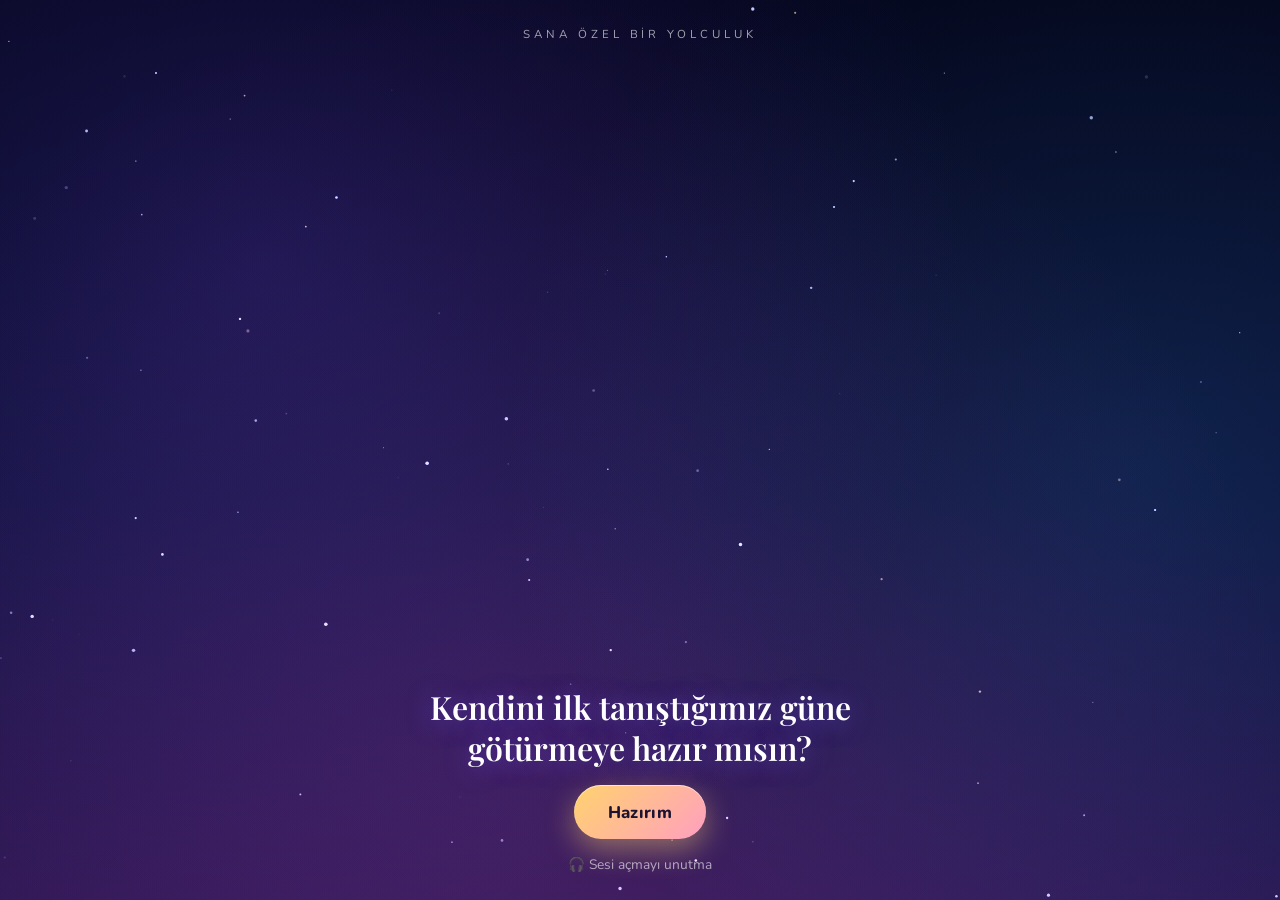
<file: index.html>
<!DOCTYPE html>
<html lang="tr">
<head>
  <meta charset="utf-8">
  <meta name="viewport" content="width=device-width, initial-scale=1, viewport-fit=cover">
  <meta name="theme-color" content="#070816">
  <meta name="robots" content="noindex, nofollow">
  <title>Zaman Makinesi</title>
  <link rel="icon" href="favicon.svg" type="image/svg+xml">
  <link rel="preconnect" href="https://fonts.googleapis.com">
  <link rel="preconnect" href="https://fonts.gstatic.com" crossorigin>
  <link href="https://fonts.googleapis.com/css2?family=Caveat:wght@500;700&family=Nunito:wght@400;600;700&family=Playfair+Display:ital,wght@0,600;0,700;1,500&display=swap" rel="stylesheet">
  <link rel="stylesheet" href="css/site.css">
</head>
<body>
  <canvas id="world"></canvas>

  <!-- 1) Zaman makinesi (giriş) -->
  <section id="intro" class="intro" hidden>
    <p id="introEyebrow" class="eyebrow"></p>
    <div class="tm-wrap"><div id="tmStage" class="tm-stage" role="button" aria-label="Zaman makinesi" tabindex="0"></div></div>
    <div class="intro-bottom">
      <h1 id="introQuestion" class="intro-question"></h1>
      <button id="introBtn" class="btn-primary" type="button"><span id="introBtnText">Hazırım</span><i class="shine"></i></button>
      <p id="introHint" class="intro-hint"></p>
    </div>
  </section>

  <!-- 2) Zaman tüneli -->
  <section id="journey" class="journey" aria-live="polite">
    <button id="jSkip" class="j-skip" type="button">Atla ›</button>
    <div class="j-hud">
      <div id="jDate" class="j-date"></div>
      <div id="jCaption" class="j-caption"></div>
    </div>
  </section>

  <div id="flash" class="flash"></div>

  <!-- 3) Anı sayfaları -->
  <main id="story" class="story" hidden>
    <div id="progress" class="progress"></div>
    <button id="soundBtn" class="icon-btn sound-btn" type="button" aria-label="Sesi aç / kapat">
      <svg class="ic-on" viewBox="0 0 24 24" width="20" height="20" fill="none" stroke="currentColor" stroke-width="2" stroke-linecap="round" stroke-linejoin="round"><path d="M11 5 6 9H3v6h3l5 4z"/><path d="M15.5 8.5a5 5 0 0 1 0 7"/><path d="M18.5 5.5a9 9 0 0 1 0 13"/></svg>
      <svg class="ic-off" viewBox="0 0 24 24" width="20" height="20" fill="none" stroke="currentColor" stroke-width="2" stroke-linecap="round" stroke-linejoin="round"><path d="M11 5 6 9H3v6h3l5 4z"/><path d="m16 9 5 6"/><path d="m21 9-5 6"/></svg>
    </button>
    <div id="pageHost" class="page-host"></div>
    <nav id="nav" class="nav">
      <button id="prevBtn" class="nav-prev" type="button" aria-label="Önceki sayfa">
        <svg viewBox="0 0 24 24" width="22" height="22" fill="none" stroke="currentColor" stroke-width="2.4" stroke-linecap="round" stroke-linejoin="round"><path d="m15 18-6-6 6-6"/></svg>
      </button>
      <button id="nextBtn" class="btn-primary nav-next" type="button"><span id="nextLabel">Devam</span>
        <svg viewBox="0 0 24 24" width="20" height="20" fill="none" stroke="currentColor" stroke-width="2.4" stroke-linecap="round" stroke-linejoin="round"><path d="m9 18 6-6-6-6"/></svg><i class="shine"></i>
      </button>
    </nav>
  </main>

  <canvas id="fx"></canvas>
  <button id="soundPill" class="sound-pill" type="button" hidden>🎧 Müziği başlat</button>
  <div id="fatal" class="fatal" hidden></div>

  <script src="js/store.js?v=2"></script>
  <script src="js/audio.js?v=3"></script>
  <script src="js/world.js?v=2"></script>
  <script src="js/timemachine.js?v=2"></script>
  <script src="js/site.js?v=3"></script>
</body>
</html>
</file>
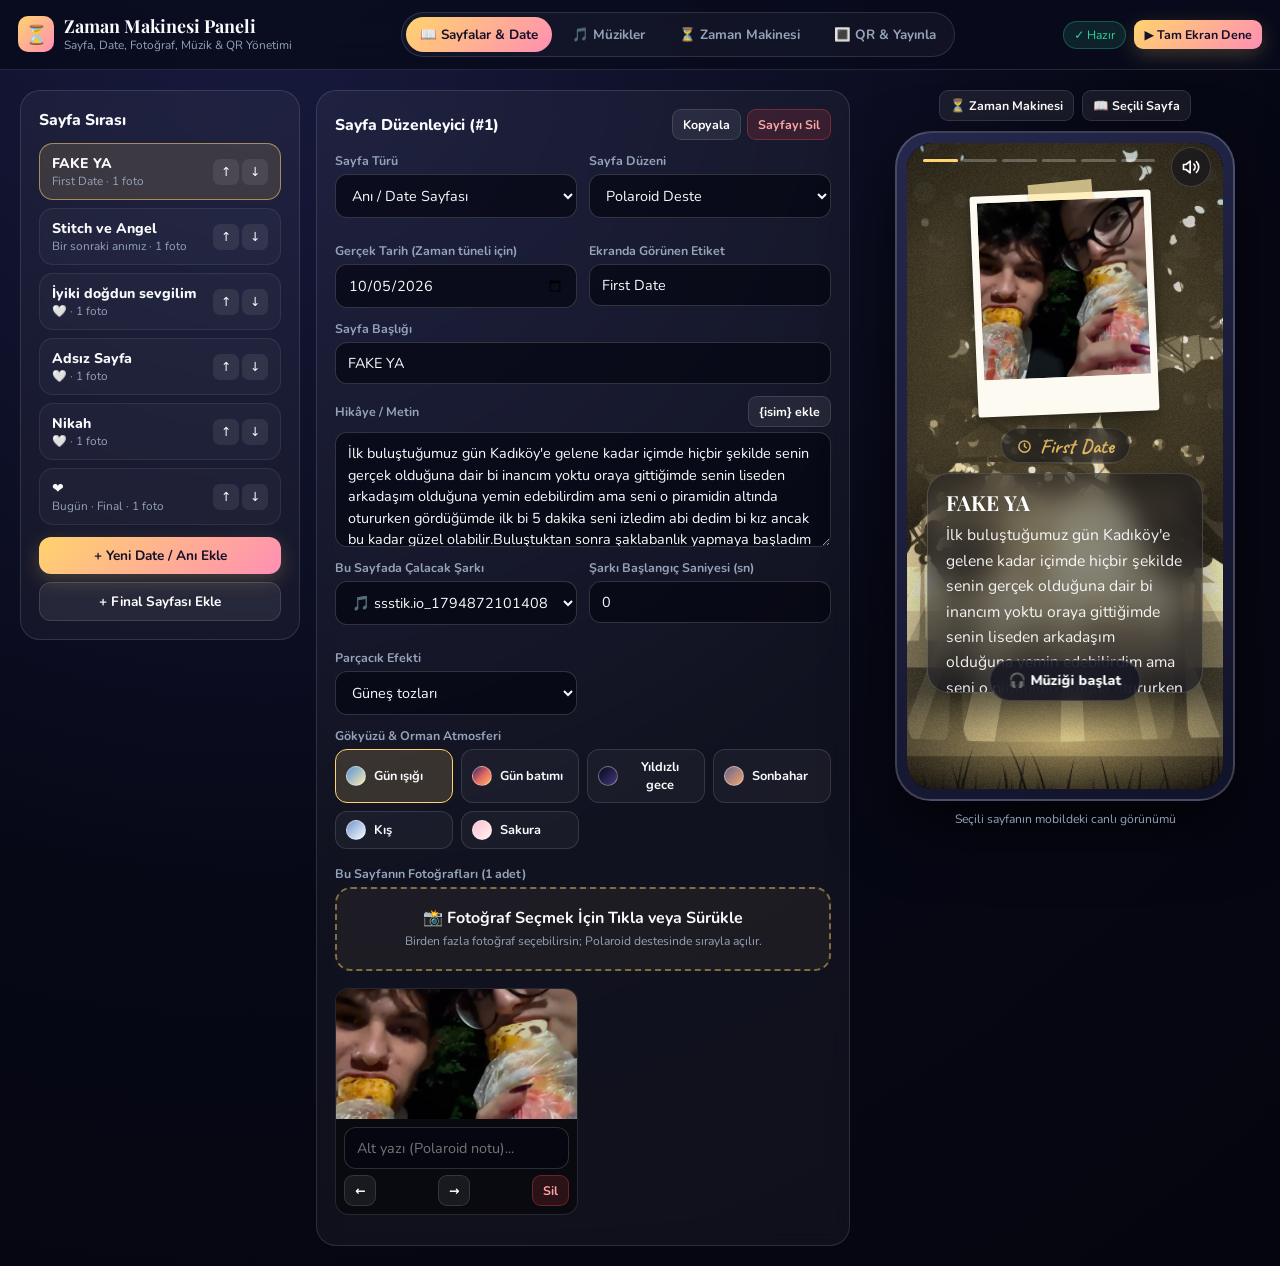
<file: admin.html>
<!DOCTYPE html>
<html lang="tr">
<head>
  <meta charset="utf-8">
  <meta name="viewport" content="width=device-width, initial-scale=1">
  <meta name="robots" content="noindex, nofollow">
  <title>Yönetim Paneli | Zaman Makinesi</title>
  <link rel="icon" href="favicon.svg" type="image/svg+xml">
  <link rel="preconnect" href="https://fonts.googleapis.com">
  <link rel="preconnect" href="https://fonts.gstatic.com" crossorigin>
  <link href="https://fonts.googleapis.com/css2?family=Nunito:wght@400;600;700;800&family=Playfair+Display:wght@600;700&display=swap" rel="stylesheet">
  <link rel="stylesheet" href="css/admin.css">
</head>
<body>

  <!-- PIN Overlay (sadece PIN tanımlıysa açılır) -->
  <div id="pinOverlay" class="pin-overlay" hidden>
    <div class="pin-box">
      <h2>🔒 Yönetim Paneli</h2>
      <p class="hint" style="margin-bottom:14px;">Devam etmek için PIN kodunu gir.</p>
      <div class="field">
        <input id="pinInput" type="password" placeholder="PIN..." autocomplete="off">
      </div>
      <p id="pinError" class="hint" style="color:#fca5a5; margin-bottom:10px;" hidden>Hatalı PIN, tekrar dene.</p>
      <button id="pinUnlockBtn" class="btn btn-primary" style="width:100%;" type="button">Giriş Yap</button>
    </div>
  </div>

  <!-- Topbar -->
  <header class="topbar">
    <div class="brand">
      <div class="brand-icon">⏳</div>
      <div>
        <h1>Zaman Makinesi Paneli</h1>
        <span>Sayfa, Date, Fotoğraf, Müzik &amp; QR Yönetimi</span>
      </div>
    </div>

    <nav class="tabs">
      <button class="tab-btn active" data-tab="pages" type="button">📖 Sayfalar &amp; Date</button>
      <button class="tab-btn" data-tab="tracks" type="button">🎵 Müzikler</button>
      <button class="tab-btn" data-tab="settings" type="button">⏳ Zaman Makinesi</button>
      <button class="tab-btn" data-tab="qr" type="button">🔳 QR &amp; Yayınla</button>
    </nav>

    <div class="top-actions">
      <span id="saveBadge" class="save-badge">✓ Hazır</span>
      <button id="openFullPreviewBtn" class="btn btn-primary btn-sm" type="button">▶ Tam Ekran Dene</button>
    </div>
  </header>

  <main class="workspace">
    <!-- Sol / Ana Alan -->
    <section>
      <!-- TAB 1: Sayfalar -->
      <div id="tab-pages" class="tab-panel">
        <div class="pages-layout">
          <aside class="card">
            <div class="card-title">
              <span>Sayfa Sırası</span>
            </div>
            <div id="pageList" class="page-list"></div>
            <div style="display:flex; flex-direction:column; gap:8px;">
              <button id="addMemoryBtn" class="btn btn-primary" type="button">+ Yeni Date / Anı Ekle</button>
              <button id="addFinaleBtn" class="btn btn-ghost" type="button">+ Final Sayfası Ekle</button>
            </div>
          </aside>

          <div id="pageEditor" class="card"></div>
        </div>
      </div>

      <!-- TAB 2: Müzikler -->
      <div id="tab-tracks" class="tab-panel" hidden>
        <div class="card">
          <div class="card-title"><span>🎵 Şarkı Kütüphanesi</span></div>
          <p class="hint" style="margin-bottom:14px;">
            Buraya eklediğin şarkıları <strong>Sayfalar &amp; Date</strong> sekmesinden istediğin sayfanın müziği olarak seçebilirsin. Sayfa geçince şarkılar yumuşakça birbirine karışır.
          </p>
          <input id="trackInput" type="file" accept="audio/*,.mp3,.m4a,.wav,.ogg" multiple hidden>
          <div id="trackDrop" class="dropzone">
            <strong>🎶 Yeni Şarkı Yüklemek İçin Tıkla veya Sürükle (MP3 / M4A / WAV)</strong>
          </div>
          <div id="trackList" class="track-list"></div>
        </div>
      </div>

      <!-- TAB 3: Zaman Makinesi & Genel Ayarlar -->
      <div id="tab-settings" class="tab-panel" hidden>
        <div class="card">
          <div class="card-title"><span>⏳ Zaman Makinesi &amp; Karşılama Ayarları</span></div>
          <div class="form-grid">
            <div class="field">
              <label>Site Başlığı (Tarayıcı Sekmesi)</label>
              <input id="sSiteTitle" type="text">
            </div>
            <div class="field">
              <label>Sevgilinin Adı ({isim} yerine yazılır)</label>
              <input id="sHerName" type="text" placeholder="Örn: Eylül">
            </div>
            <div class="field">
              <label>Giriş Üst Yazısı</label>
              <input id="sIntroEyebrow" type="text">
            </div>
            <div class="field">
              <label>Giriş Buton Yazısı</label>
              <input id="sIntroButton" type="text">
            </div>
          </div>

          <div class="field">
            <label>Zaman Makinesi Ana Sorusu</label>
            <input id="sIntroQuestion" type="text">
          </div>

          <div class="form-grid">
            <div class="field">
              <label>Ses İpucu Yazısı</label>
              <input id="sIntroHint" type="text">
            </div>
            <div class="field">
              <label>İlk Tanışma Tarihi (Tünel Hedefi)</label>
              <input id="sMeetDate" type="date">
            </div>
            <div class="field">
              <label>Birliktelik Başlangıcı (Final Sayacı)</label>
              <input id="sSinceDate" type="date">
            </div>
          </div>

          <div class="form-grid">
            <div class="field">
              <label>Tünel Yazısı 1</label>
              <input id="sCap0" type="text">
            </div>
            <div class="field">
              <label>Tünel Yazısı 2</label>
              <input id="sCap1" type="text">
            </div>
            <div class="field">
              <label>Tünel Yazısı 3 (Varış)</label>
              <input id="sCap2" type="text">
            </div>
          </div>

          <div class="form-grid">
            <div class="field">
              <label>Final Sayaç Başlığı</label>
              <input id="sFinaleCounterLabel" type="text">
            </div>
            <div class="field">
              <label>Baştan İzle Butonu</label>
              <input id="sReplayLabel" type="text">
            </div>
          </div>

          <div class="card" style="margin-top:10px; background:rgba(0,0,0,0.28);">
            <div class="card-title"><span>🔒 Yönetim Paneli PIN Kilidi (İsteğe Bağlı)</span></div>
            <p id="pinStatusText" class="hint" style="margin-bottom:10px;"></p>
            <div style="display:flex; gap:8px; flex-wrap:wrap; align-items:center;">
              <input id="sNewPin" type="password" placeholder="Yeni PIN (kaldırmak için boş bırak)" style="flex:1; min-width:200px; background:rgba(4,5,16,.65); border:1px solid rgba(255,255,255,.16); border-radius:10px; padding:9px 12px;">
              <button id="savePinBtn" class="btn btn-ghost" type="button">PIN Güncelle</button>
            </div>
          </div>
        </div>
      </div>

      <!-- TAB 4: QR Kod & Yayınla -->
      <div id="tab-qr" class="tab-panel" hidden>
        <div class="card">
          <div class="card-title"><span>🔳 QR Kod &amp; Siteyi Yayına Alma (Netlify)</span></div>
          <div class="qr-grid">
            <div class="qr-preview-box">
              <canvas id="qrCardCanvas"></canvas>
              <button id="downloadQrBtn" class="btn btn-primary" style="width:100%;" type="button">📥 QR Kartını İndir (PNG)</button>
            </div>

            <div>
              <div class="field">
                <label>QR Kodun Açacağı Canlı Site Adresi (URL)</label>
                <input id="qrUrlInput" type="url" placeholder="https://gozlerinden-dogum-gunu.netlify.app">
              </div>
              <div class="form-grid">
                <div class="field">
                  <label>QR Kart Üst Başlığı</label>
                  <input id="qrCardTitle" type="text" value="ZAMAN MAKİNESİ ⏳">
                </div>
                <div class="field">
                  <label>QR Kart Alt Notu</label>
                  <input id="qrCardSub" type="text" value="Kamerayı okut ve sesi aç 🎧">
                </div>
              </div>

              <div class="card" style="margin-top:12px; background:rgba(52,211,153,0.08); border-color:rgba(52,211,153,0.35);">
                <div class="card-title"><span>☁️ GitHub'a Doğrudan Yayınla (Her Cihazda Görünsün)</span></div>
                <p class="hint" style="margin-bottom:10px;">
                  Telefondan veya bilgisayardan yaptığın fotoğraf, yazı ve müzik değişikliklerinin <strong>tüm cihazlarda</strong> görünmesi için GitHub Token'ını bir kez girip doğrudan yayınlayabilirsin (Token sadece bu cihazda saklanır, siteye yüklenmez).
                </p>
                <div class="form-grid">
                  <div class="field">
                    <label>GitHub Depo (kullanıcı/depo)</label>
                    <input id="ghRepoInput" type="text" placeholder="Kaan3113/zaman-makinesi">
                  </div>
                  <div class="field">
                    <label>
                      <span>GitHub Personal Access Token</span>
                      <a href="https://github.com/settings/tokens/new?scopes=repo&description=ZamanMakinesi" target="_blank" style="color:var(--accent); text-decoration:underline;">🔑 Hızlı Token Al</a>
                    </label>
                    <input id="ghTokenInput" type="password" placeholder="ghp_... veya github_pat_...">
                  </div>
                </div>
                <div style="display:flex; gap:10px; flex-wrap:wrap; align-items:center;">
                  <button id="publishGithubBtn" class="btn btn-primary" type="button">☁️ GitHub'a Kaydet &amp; Yayınla</button>
                  <span id="ghPublishStatus" class="hint" style="font-weight:700;"></span>
                </div>
              </div>

              <div class="card" style="margin-top:12px; background:rgba(255,211,110,0.06); border-color:rgba(255,211,110,0.3);">
                <div class="card-title"><span>📦 Manuel Paket İndir (.zip)</span></div>
                <p class="hint" style="margin-bottom:12px;">
                  İstersen tüm siteyi tek paket olarak indirip başka bir yere yükleyebilirsin.
                </p>
                <div style="display:flex; gap:10px; flex-wrap:wrap;">
                  <button id="downloadZipBtn" class="btn btn-ghost" type="button">📦 Tam Site Paketini İndir (.zip)</button>
                  <button id="downloadJsonBtn" class="btn btn-ghost" type="button">📄 Sadece content.json İndir</button>
                  <button id="resetDraftBtn" class="btn btn-danger" type="button">🔄 Taslağı Sıfırla</button>
                </div>
              </div>
            </div>
          </div>
        </div>
      </div>
    </section>

    <!-- Sağ: Canlı Telefon Önizlemesi -->
    <aside id="previewPane" class="preview-pane">
      <div class="preview-bar">
        <button id="previewIntroBtn" class="btn btn-ghost btn-sm" type="button">⏳ Zaman Makinesi</button>
        <button id="previewPageBtn" class="btn btn-ghost btn-sm" type="button">📖 Seçili Sayfa</button>
        <button id="closeMobilePreviewBtn" class="btn btn-danger btn-sm" type="button" style="display:none;">Kapat</button>
      </div>
      <div class="phone-frame">
        <iframe id="previewFrame" title="Canlı Mobil Önizleme"></iframe>
      </div>
      <p class="hint" style="text-align:center;">Seçili sayfanın mobildeki canlı görünümü</p>
    </aside>
  </main>

  <button id="mobilePreviewFab" class="mobile-preview-fab" type="button">📱 Önizle</button>
  <div id="toast" class="toast"></div>

  <script src="js/vendor/qrcode.js?v=2"></script>
  <script src="js/zip.js?v=2"></script>
  <script src="js/store.js?v=2"></script>
  <script src="js/admin.js?v=3"></script>
</body>
</html>
</file>
<file: css/site.css>
/* ===== Zaman Makinesi — site stili (mobil öncelikli) ===== */
:root {
  --accent: #ffd36e;
  --ink: #0a0c1c;
  --glass: rgba(10, 12, 28, .46);
  --glass-line: rgba(255, 255, 255, .16);
  --serif: 'Playfair Display', Georgia, 'Times New Roman', serif;
  --hand: 'Caveat', 'Segoe Script', cursive;
  --sans: 'Nunito', system-ui, -apple-system, 'Segoe UI', Roboto, sans-serif;
  --safe-t: env(safe-area-inset-top, 0px);
  --safe-b: env(safe-area-inset-bottom, 0px);
  --vh: 1vh;
}
@supports (height: 1dvh) { :root { --vh: 1dvh; } }

*, *::before, *::after { box-sizing: border-box; margin: 0; padding: 0; -webkit-tap-highlight-color: transparent; }
[hidden] { display: none !important; }
html, body { height: 100%; background: #05061a; color: #fff; font-family: var(--sans); overflow: hidden; overscroll-behavior: none; touch-action: manipulation; -webkit-font-smoothing: antialiased; text-rendering: optimizeLegibility; }
button { font: inherit; color: inherit; border: 0; background: none; cursor: pointer; }
#world, #fx { position: fixed; inset: 0; width: 100%; height: 100%; display: block; }
#world { z-index: 0; }
#fx { z-index: 60; pointer-events: none; }

/* ---------- Butonlar ---------- */
.btn-primary {
  position: relative; overflow: hidden; display: inline-flex; align-items: center; justify-content: center; gap: 10px;
  min-height: 54px; padding: 0 34px; border-radius: 999px; font-weight: 800; font-size: 1.05rem; letter-spacing: .02em;
  color: #1b1330; background: linear-gradient(135deg, var(--accent), #ff9fc0);
  box-shadow: 0 10px 30px color-mix(in srgb, var(--accent) 45%, transparent), inset 0 1px 0 rgba(255,255,255,.55);
  transition: transform .25s cubic-bezier(.2,.9,.3,1.3), box-shadow .25s;
}
.btn-primary:active { transform: scale(.96); }
.btn-primary .shine { position: absolute; top: 0; bottom: 0; width: 60%; left: -80%; background: linear-gradient(100deg, transparent, rgba(255,255,255,.55), transparent); transform: skewX(-18deg); animation: shine 3.4s ease-in-out infinite; pointer-events: none; }
@keyframes shine { 0%, 55% { left: -80%; } 100% { left: 140%; } }
.btn-ghost { min-height: 48px; padding: 0 22px; border-radius: 999px; border: 1px solid var(--glass-line); background: var(--glass); backdrop-filter: blur(12px); -webkit-backdrop-filter: blur(12px); font-weight: 700; }
.icon-btn { width: 42px; height: 42px; border-radius: 50%; display: grid; place-items: center; background: var(--glass); border: 1px solid var(--glass-line); backdrop-filter: blur(10px); -webkit-backdrop-filter: blur(10px); color: #fff; }

/* ============================================================
   1) GİRİŞ — ZAMAN MAKİNESİ
   ============================================================ */
.intro {
  position: fixed; inset: 0; z-index: 10; display: flex; flex-direction: column; align-items: center; justify-content: space-between;
  padding: calc(var(--safe-t) + 26px) 22px calc(var(--safe-b) + 26px); text-align: center; transition: opacity .6s ease;
}
.intro.fade { opacity: 0; pointer-events: none; }
.eyebrow { font-size: .72rem; letter-spacing: .34em; text-transform: uppercase; color: rgba(255,255,255,.62); opacity: 0; animation: fadeUp 1.2s .2s forwards; }
.tm-wrap { flex: 1; width: 100%; display: flex; align-items: center; justify-content: center; min-height: 0; }
.tm-stage { --tmH: clamp(250px, calc(var(--vh) * 48), 520px); height: var(--tmH); width: calc(var(--tmH) * 320 / 440); max-width: 86vw; will-change: transform; opacity: 0; animation: machineIn 1.6s .1s cubic-bezier(.2,.8,.2,1) forwards; cursor: pointer; outline: none; }
.tm-float { width: 100%; height: 100%; animation: floaty 5.5s ease-in-out infinite; }
.tm-svg { width: 100%; height: 100%; overflow: visible; display: block; }
.intro-bottom { width: 100%; max-width: 520px; display: flex; flex-direction: column; align-items: center; gap: 16px; transition: opacity .5s, transform .5s; }
.intro.go .intro-bottom, .intro.go .eyebrow { opacity: 0 !important; transform: translateY(12px); }
.intro-question { font-family: var(--serif); font-weight: 600; font-size: clamp(1.3rem, 5.6vw, 2rem); line-height: 1.28; text-shadow: 0 2px 24px rgba(120,90,255,.55); opacity: 0; animation: fadeUp 1.2s .7s forwards; }
.intro-bottom .btn-primary { opacity: 0; animation: fadeUp 1s 1.2s forwards, breathe 2.6s 2.4s ease-in-out infinite; }
.intro-hint { font-size: .86rem; color: rgba(255,255,255,.6); opacity: 0; animation: fadeUp 1s 1.6s forwards; }

@keyframes fadeUp { from { opacity: 0; transform: translateY(16px); } to { opacity: 1; transform: none; } }
@keyframes machineIn { from { opacity: 0; transform: translateY(40px) scale(.92); } to { opacity: 1; transform: none; } }
@keyframes floaty { 0%, 100% { transform: translateY(0); } 50% { transform: translateY(-9px); } }
@keyframes breathe { 0%, 100% { box-shadow: 0 10px 30px color-mix(in srgb, var(--accent) 40%, transparent); } 50% { box-shadow: 0 10px 50px color-mix(in srgb, var(--accent) 80%, transparent); } }
@keyframes spin { to { transform: rotate(360deg); } }
@keyframes spinr { to { transform: rotate(-360deg); } }
@keyframes dash { to { stroke-dashoffset: -32; } }
@keyframes rise { 0% { transform: translateY(0); opacity: 0; } 15% { opacity: .9; } 100% { transform: translateY(-160px); opacity: 0; } }
@keyframes bulb { 0%, 100% { opacity: .65; transform: scale(.9); } 50% { opacity: 1; transform: scale(1.18); } }
@keyframes beam { 0%, 100% { opacity: .35; } 50% { opacity: .75; } }
@keyframes core { 0%, 100% { opacity: .75; transform: scale(.9); } 50% { opacity: 1; transform: scale(1.25); } }
@keyframes plat { 0%, 100% { opacity: .7; } 50% { opacity: 1; } }

/* makine parçaları */
.hand { transform-origin: 160px 164px; }
.hand-m { animation: spin 10s linear infinite; }
.hand-h { animation: spin 120s linear infinite; }
.powered .hand-m { animation: spin 1.1s linear infinite reverse; }
.powered .hand-h { animation: spin 12s linear infinite reverse; }
.gear-l { transform-origin: 84px 280px; animation: spin 14s linear infinite; }
.gear-r { transform-origin: 236px 300px; animation: spinr 11s linear infinite; }
.powered .gear-l { animation-duration: 2.2s; } .powered .gear-r { animation-duration: 1.8s; }
.swirl { transform-origin: 160px 314px; animation: spin 7s linear infinite; }
.powered .swirl { animation-duration: 1.3s; }
.core { transform-origin: 160px 314px; animation: core 2s ease-in-out infinite; }
.ring-flow { animation: dash 3.2s linear infinite; }
.powered .ring-flow { animation-duration: .45s; }
.bulb-glow { transform-origin: 160px 92px; animation: bulb 2.4s ease-in-out infinite; }
.powered .bulb-glow { animation-duration: .5s; }
.beam { animation: beam 3s ease-in-out infinite; }
.powered .beam { animation-duration: .6s; }
.plat-glow { animation: plat 3s ease-in-out infinite; }
.mote { animation: rise 6s linear infinite; opacity: 0; }
.seam { opacity: .9; filter: drop-shadow(0 0 5px #ffe9a8); transition: opacity .35s; animation: beam 2.4s ease-in-out infinite; }
.open .seam { opacity: 0; animation: none; }
.spill { opacity: 0; transition: opacity 1.1s .25s; }
.open .spill { opacity: 1; }
.door { transition: transform 1.35s cubic-bezier(.7, 0, .2, 1); }
.door-l { transform-origin: 120px 300px; } .door-r { transform-origin: 200px 300px; }
.open .door-l { transform: translateX(-14px) scaleX(.35); }
.open .door-r { transform: translateX(14px) scaleX(.35); }

/* ============================================================
   2) ZAMAN TÜNELİ
   ============================================================ */
.journey { position: fixed; inset: 0; z-index: 15; pointer-events: none; opacity: 0; transition: opacity .6s; display: flex; align-items: flex-end; justify-content: center; padding-bottom: calc(var(--safe-b) + 13 * var(--vh)); }
.journey.on { opacity: 1; }
.journey.on .j-skip { pointer-events: auto; }
.j-hud { text-align: center; padding: 0 16px; }
.j-date { font-family: var(--serif); font-weight: 700; font-size: clamp(2rem, 9.4vw, 3.6rem); letter-spacing: .02em; font-variant-numeric: tabular-nums; text-shadow: 0 0 28px rgba(255,214,140,.9), 0 0 60px rgba(150,100,255,.6); transition: transform .5s cubic-bezier(.2,.9,.3,1.4), color .4s; min-height: 1.2em; }
.j-date.land { transform: scale(1.12); color: #fff4cc; }
.j-caption { margin-top: .5rem; font-size: .86rem; letter-spacing: .24em; text-transform: uppercase; color: rgba(255,236,200,.88); min-height: 1.4em; transition: opacity .3s; }
.j-skip { position: absolute; top: calc(var(--safe-t) + 14px); right: 14px; padding: 9px 16px; border-radius: 99px; background: var(--glass); border: 1px solid var(--glass-line); backdrop-filter: blur(10px); -webkit-backdrop-filter: blur(10px); font-size: .82rem; font-weight: 700; opacity: .8; }
.flash { position: fixed; inset: 0; z-index: 40; background: #fff; opacity: 0; pointer-events: none; }

/* ============================================================
   3) ANI SAYFALARI
   ============================================================ */
.story { position: fixed; inset: 0; z-index: 20; }
.progress { position: absolute; z-index: 5; top: calc(var(--safe-t) + 16px); left: 16px; right: 68px; display: flex; gap: 5px; }
.progress i { flex: 1; height: 3px; border-radius: 3px; background: rgba(255,255,255,.26); position: relative; overflow: hidden; }
.progress i::after { content: ''; position: absolute; inset: 0; background: #fff; transform: scaleX(0); transform-origin: left; transition: transform .7s cubic-bezier(.2,.8,.2,1); }
.progress i.done::after { transform: scaleX(1); }
.progress i.cur::after { transform: scaleX(1); background: var(--accent); box-shadow: 0 0 10px var(--accent); }
.sound-btn { position: absolute; z-index: 6; top: calc(var(--safe-t) + 4px); right: 12px; width: 40px; height: 40px; }
.sound-btn .ic-off { display: none; }
.sound-btn.muted .ic-on { display: none; } .sound-btn.muted .ic-off { display: block; }

.page-host { position: absolute; inset: 0; }
.page {
  position: absolute; inset: 0; display: flex; flex-direction: column; align-items: center; justify-content: center; gap: 14px;
  padding: calc(var(--safe-t) + 50px) 20px calc(var(--safe-b) + 96px); isolation: isolate;
  transition: opacity .55s ease, transform .55s ease, filter .55s ease;
}
.page.leave { opacity: 0; transform: translateY(-26px) scale(.98); filter: blur(9px); pointer-events: none; }
.page.leave.back { transform: translateY(26px) scale(.98); }

/* aşamalı belirme */
.rv { opacity: 0; transform: translateY(16px); filter: blur(6px); transition: opacity .9s ease, transform .9s cubic-bezier(.2,.8,.2,1), filter .9s ease; transition-delay: var(--d, 0s); }
.in .rv { opacity: 1; transform: none; filter: none; }
.w { display: inline-block; opacity: 0; transform: translateY(9px); filter: blur(5px); }
.in .w { animation: wIn .7s cubic-bezier(.2,.8,.2,1) forwards; animation-delay: calc(var(--d, 0s) + var(--i) * var(--step, .04s)); }
@keyframes wIn { to { opacity: 1; transform: none; filter: none; } }

/* fotoğraf alanı */
.photo-area { flex: 1 1 0; min-height: 0; width: 100%; display: flex; align-items: center; justify-content: center; }
.polaroid-stack { position: relative; height: 100%; max-height: 470px; aspect-ratio: .82; max-width: 100%; opacity: 0; transform: translateY(70px) rotate(-9deg) scale(.86); }
.in .polaroid-stack { opacity: 1; transform: none; transition: opacity .9s ease .35s, transform 1.3s cubic-bezier(.2, .9, .25, 1.08) .35s; }
.polaroid {
  position: absolute; inset: 0; display: flex; flex-direction: column; padding: 3.8% 3.8% 0; background: #fdfaf2; border-radius: 3px; cursor: pointer;
  box-shadow: 0 22px 50px rgba(0,0,0,.45), 0 4px 10px rgba(0,0,0,.25);
  transform: translate(var(--ox, 0), var(--oy, 0)) rotate(var(--rot, 0deg)); z-index: var(--z, 1);
  transition: transform .7s cubic-bezier(.2, .9, .3, 1.1), opacity .45s; -webkit-user-select: none; user-select: none;
}
.polaroid.fly { transform: translate(120%, -6%) rotate(24deg) !important; opacity: 0; transition: transform .45s ease-in, opacity .45s ease-in; }
.polaroid::before { content: ''; position: absolute; top: -11px; left: 50%; width: 22%; min-width: 64px; height: 24px; transform: translateX(-50%) rotate(-3deg); background: rgba(255, 236, 170, .72); box-shadow: 0 1px 3px rgba(0,0,0,.2); }
.polaroid .photo { flex: 1; min-height: 0; background: #e7dfd0; overflow: hidden; position: relative; }
.polaroid .photo img { width: 100%; height: 100%; object-fit: cover; display: block; -webkit-user-drag: none; }
.polaroid figcaption { flex: 0 0 17%; display: flex; align-items: center; justify-content: center; font-family: var(--hand); font-weight: 700; font-size: clamp(1.15rem, 4.8vw, 1.55rem); color: #3b3226; text-align: center; padding: 0 8px; line-height: 1; }
.photo.ph { display: grid; place-items: center; background: repeating-linear-gradient(135deg, #efe7d6 0 14px, #e6dcc7 14px 28px); color: #8a7b5c; text-align: center; font-family: var(--hand); font-size: 1.25rem; font-weight: 700; padding: 12px; }
.photo.ph svg { display: block; margin: 0 auto 6px; opacity: .8; }
.stack-hint { position: absolute; right: -4px; bottom: -6px; z-index: 50; padding: 4px 10px; border-radius: 99px; background: var(--accent); color: #1b1330; font-size: .72rem; font-weight: 800; box-shadow: 0 4px 12px rgba(0,0,0,.35); pointer-events: none; }

/* metin sütunu */
.text-col { width: min(100%, 540px); display: flex; flex-direction: column; align-items: center; gap: 10px; flex: 0 1 auto; min-height: 0; }
.date-chip { display: inline-flex; align-items: center; gap: 8px; padding: 6px 15px 5px; border-radius: 999px; background: var(--glass); border: 1px solid var(--glass-line); backdrop-filter: blur(10px); -webkit-backdrop-filter: blur(10px); font-family: var(--hand); font-weight: 700; font-size: 1.28rem; color: var(--accent); line-height: 1.1; flex: none; }
.date-chip svg { flex: none; }
.text-area { width: 100%; max-height: calc(var(--vh) * 34); overflow-y: auto; padding: 16px 18px; border-radius: 22px; background: linear-gradient(180deg, rgba(10,12,28,.42), rgba(10,12,28,.58)); border: 1px solid var(--glass-line); backdrop-filter: blur(14px) saturate(1.2); -webkit-backdrop-filter: blur(14px) saturate(1.2); box-shadow: 0 16px 40px rgba(0,0,0,.35); scrollbar-width: none; -webkit-overflow-scrolling: touch; overscroll-behavior: contain; }
.text-area::-webkit-scrollbar { display: none; }
.page-title { font-family: var(--serif); font-weight: 700; font-size: clamp(1.3rem, 5.6vw, 1.7rem); line-height: 1.2; margin-bottom: 8px; text-shadow: 0 2px 14px rgba(0,0,0,.4); }
.page-body p { font-size: clamp(.98rem, 3.9vw, 1.08rem); line-height: 1.62; color: rgba(255,255,255,.93); }
.page-body p + p { margin-top: .7em; }

/* düzen: tam ekran fotoğraf */
.layout-full .photo-area { display: none; }
.layout-full { justify-content: flex-end; }
.full-bg { position: absolute; inset: 0; z-index: -1; overflow: hidden; background: #000; }
.full-bg img { position: absolute; inset: 0; width: 100%; height: 100%; object-fit: cover; opacity: 0; transition: opacity 1.4s ease; animation: kenburns 18s ease-in-out infinite alternate; }
.full-bg img.on { opacity: 1; }
.full-bg::after { content: ''; position: absolute; inset: 0; background: linear-gradient(180deg, rgba(0,0,0,.4) 0%, rgba(0,0,0,0) 28%, rgba(0,0,0,0) 42%, rgba(4,5,16,.88) 100%); }
@keyframes kenburns { from { transform: scale(1.02); } to { transform: scale(1.16) translate(-1.5%, -1%); } }
.layout-full .text-area { background: none; border: 0; box-shadow: none; backdrop-filter: none; -webkit-backdrop-filter: none; padding: 6px 4px; }

/* düzen: sadece yazı */
.layout-text .photo-area { display: none; }
.layout-text .text-col { gap: 18px; }
.layout-text .text-area { background: none; border: 0; box-shadow: none; backdrop-filter: none; -webkit-backdrop-filter: none; text-align: center; max-height: calc(var(--vh) * 56); }
.layout-text .page-title { font-size: clamp(1.7rem, 8vw, 2.4rem); }
.layout-text .page-body p { font-family: var(--serif); font-style: italic; font-size: clamp(1.1rem, 4.6vw, 1.3rem); }

/* final sayfası */
.page.finale .photo-area { flex: 0 1 34%; }
.page.finale .polaroid-stack { max-height: 300px; }
.page.finale .page-title { background: linear-gradient(135deg, #fff 10%, var(--accent) 60%, #ff9fc0 100%); -webkit-background-clip: text; background-clip: text; -webkit-text-fill-color: transparent; text-shadow: none; font-size: clamp(1.5rem, 7vw, 2.1rem); }
.page.finale .text-area { text-align: center; }
.counter { margin-top: 14px; padding-top: 12px; border-top: 1px dashed rgba(255,255,255,.25); text-align: center; }
.counter-label { font-size: .78rem; letter-spacing: .2em; text-transform: uppercase; color: rgba(255,255,255,.7); }
.counter-grid { display: grid; grid-template-columns: repeat(3, 1fr); gap: 8px; margin-top: 8px; }
.counter-grid b { display: block; font-family: var(--serif); font-size: clamp(1.5rem, 7vw, 2.1rem); line-height: 1.1; color: var(--accent); font-variant-numeric: tabular-nums; }
.counter-grid span { font-size: .74rem; letter-spacing: .14em; text-transform: uppercase; color: rgba(255,255,255,.7); }
.counter-total { margin-top: 8px; font-size: .9rem; color: rgba(255,255,255,.85); }
.finale-actions { display: flex; gap: 10px; flex-wrap: wrap; justify-content: center; margin-top: 4px; }
.finale-actions .btn-primary { min-height: 48px; padding: 0 26px; font-size: .98rem; }

/* gezinme */
.nav { position: absolute; z-index: 6; left: 0; right: 0; bottom: calc(var(--safe-b) + 20px); display: flex; justify-content: center; align-items: center; gap: 12px; pointer-events: none; }
.nav > * { pointer-events: auto; }
.nav-prev { width: 54px; height: 54px; border-radius: 50%; display: grid; place-items: center; background: var(--glass); border: 1px solid var(--glass-line); backdrop-filter: blur(12px); -webkit-backdrop-filter: blur(12px); transition: transform .2s; }
.nav-prev:active { transform: scale(.92); }
.nav-next { min-width: 190px; }
.nav.hide-next .nav-next { display: none; }
.nav.hide-prev .nav-prev { display: none; }
.nav.wait { opacity: 0; transform: translateY(14px); }
.nav { transition: opacity .7s ease, transform .7s ease; }

.sound-pill { position: fixed; z-index: 70; left: 50%; bottom: calc(var(--safe-b) + 88px); transform: translateX(-50%); padding: 10px 18px; border-radius: 99px; background: rgba(10,12,28,.72); border: 1px solid var(--glass-line); backdrop-filter: blur(10px); -webkit-backdrop-filter: blur(10px); font-weight: 800; font-size: .88rem; animation: breathe 2s ease-in-out infinite; }
.fatal { position: fixed; z-index: 99; inset: 0; display: grid; place-items: center; padding: 30px; text-align: center; background: #05061a; font-size: 1rem; line-height: 1.6; }

/* ============================================================
   Geniş ekran (masaüstü / tablet yatay)
   ============================================================ */
@media (min-width: 900px) and (min-height: 540px) {
  .tm-stage { --tmH: clamp(300px, calc(var(--vh) * 52), 560px); }
  .page { flex-direction: row; gap: clamp(36px, 6vw, 90px); padding: calc(var(--safe-t) + 60px) 6vw calc(var(--safe-b) + 100px); }
  .photo-area { flex: 0 1 auto; width: auto; height: min(68 * var(--vh), 560px); }
  .polaroid-stack { max-height: none; }
  .text-col { width: min(46vw, 500px); align-items: flex-start; flex: 0 1 auto; }
  .text-area { max-height: calc(var(--vh) * 56); }
  .page.finale .photo-area { flex: 0 1 auto; height: min(50 * var(--vh), 380px); }
  .page.finale .text-col { align-items: center; }
  .layout-full { justify-content: flex-end; align-items: flex-end; padding-left: 7vw; }
  .layout-full .text-col { width: min(560px, 90vw); align-items: flex-start; }
  .layout-text { flex-direction: column; justify-content: center; }
  .layout-text .text-col { align-items: center; width: min(720px, 90vw); }
}
@media (max-height: 560px) and (orientation: landscape) {
  .page { flex-direction: row; gap: 24px; padding-top: calc(var(--safe-t) + 40px); padding-bottom: calc(var(--safe-b) + 78px); }
  .photo-area { flex: 0 1 auto; width: auto; height: 100%; }
  .text-col { width: min(52vw, 480px); }
  .text-area { max-height: calc(var(--vh) * 58); }
  .tm-stage { --tmH: clamp(180px, calc(var(--vh) * 62), 360px); }
  .intro { padding-top: calc(var(--safe-t) + 12px); padding-bottom: calc(var(--safe-b) + 12px); }
  .intro-question { font-size: 1.15rem; }
  .intro-bottom { gap: 8px; } .intro-hint { display: none; }
}
@media (prefers-reduced-motion: reduce) {
  .tm-float, .hand, .gear, .swirl, .mote, .full-bg img { animation: none !important; }
}
</file>
<file: css/admin.css>
:root {
  --bg: #070816;
  --panel: #101226;
  --card: rgba(255, 255, 255, 0.045);
  --border: rgba(255, 255, 255, 0.12);
  --text: #f8fafc;
  --muted: #94a3b8;
  --accent: #ffd36e;
  --rose: #ff8fb3;
  --danger: #ef4444;
  --ok: #34d399;
  --sans: 'Nunito', system-ui, -apple-system, sans-serif;
  --serif: 'Playfair Display', Georgia, serif;
}

*, *::before, *::after { box-sizing: border-box; margin: 0; padding: 0; }
[hidden] { display: none !important; }

html, body {
  min-height: 100%;
  background: radial-gradient(circle at 20% 0%, #171a3d 0%, #070816 55%, #04050e 100%);
  color: var(--text);
  font-family: var(--sans);
  -webkit-font-smoothing: antialiased;
}

button, input, textarea, select {
  font: inherit;
  color: inherit;
}

button { cursor: pointer; border: 0; background: none; }

/* Header */
.topbar {
  position: sticky;
  top: 0;
  z-index: 30;
  display: flex;
  align-items: center;
  justify-content: space-between;
  gap: 12px;
  padding: 12px 18px;
  background: rgba(9, 11, 28, 0.86);
  backdrop-filter: blur(14px);
  border-bottom: 1px solid var(--border);
  flex-wrap: wrap;
}

.brand {
  display: flex;
  align-items: center;
  gap: 10px;
}

.brand-icon {
  width: 36px;
  height: 36px;
  border-radius: 10px;
  background: linear-gradient(135deg, var(--accent), var(--rose));
  color: #161129;
  display: grid;
  place-items: center;
  font-size: 1.15rem;
  font-weight: 800;
}

.brand h1 {
  font-family: var(--serif);
  font-size: 1.12rem;
  line-height: 1.15;
}

.brand span {
  display: block;
  font-size: 0.74rem;
  color: var(--muted);
}

.tabs {
  display: flex;
  gap: 6px;
  background: rgba(255, 255, 255, 0.04);
  padding: 4px;
  border-radius: 999px;
  border: 1px solid var(--border);
  overflow-x: auto;
  max-width: 100%;
}

.tab-btn {
  padding: 8px 14px;
  border-radius: 999px;
  font-size: 0.84rem;
  font-weight: 700;
  color: var(--muted);
  white-space: nowrap;
  transition: all 0.2s;
}

.tab-btn:hover { color: #fff; }
.tab-btn.active {
  background: linear-gradient(135deg, var(--accent), var(--rose));
  color: #161129;
}

.top-actions {
  display: flex;
  align-items: center;
  gap: 8px;
}

.btn {
  display: inline-flex;
  align-items: center;
  justify-content: center;
  gap: 7px;
  padding: 9px 15px;
  border-radius: 12px;
  font-size: 0.85rem;
  font-weight: 700;
  transition: transform 0.15s, opacity 0.15s, background 0.2s;
}
.btn:active { transform: scale(0.97); }
.btn-primary {
  background: linear-gradient(135deg, var(--accent), var(--rose));
  color: #161129;
  box-shadow: 0 6px 20px rgba(255, 211, 110, 0.22);
}
.btn-ghost {
  background: rgba(255, 255, 255, 0.07);
  border: 1px solid var(--border);
  color: #fff;
}
.btn-ghost:hover { background: rgba(255, 255, 255, 0.12); }
.btn-danger {
  background: rgba(239, 68, 68, 0.15);
  border: 1px solid rgba(239, 68, 68, 0.35);
  color: #fca5a5;
}
.btn-sm { padding: 6px 10px; font-size: 0.78rem; border-radius: 9px; }

.save-badge {
  font-size: 0.75rem;
  color: var(--ok);
  padding: 5px 10px;
  border-radius: 999px;
  background: rgba(52, 211, 153, 0.12);
  border: 1px solid rgba(52, 211, 153, 0.3);
}

/* Main Workspace Layout */
.workspace {
  display: grid;
  grid-template-columns: minmax(0, 1fr) 390px;
  gap: 20px;
  max-width: 1440px;
  margin: 0 auto;
  padding: 20px;
  align-items: start;
}

@media (max-width: 1080px) {
  .workspace { grid-template-columns: 1fr; padding: 14px 14px 80px; }
  .preview-pane { display: none; }
  .preview-pane.mobile-open {
    display: flex;
    position: fixed;
    inset: 0;
    z-index: 60;
    background: rgba(5, 6, 20, 0.94);
    padding: 18px;
    justify-content: center;
    align-items: center;
  }
  .preview-pane.mobile-open #closeMobilePreviewBtn {
    display: inline-flex !important;
  }
}

.mobile-preview-fab {
  display: none;
  position: fixed;
  right: 16px;
  bottom: 16px;
  z-index: 50;
  padding: 12px 18px;
  border-radius: 999px;
  background: linear-gradient(135deg, var(--accent), var(--rose));
  color: #161129;
  font-weight: 800;
  box-shadow: 0 10px 28px rgba(0, 0, 0, 0.55);
}
@media (max-width: 1080px) {
  .mobile-preview-fab { display: inline-flex; align-items: center; gap: 6px; }
}

/* Pages Split Layout inside Tab 1 */
.pages-layout {
  display: grid;
  grid-template-columns: 280px minmax(0, 1fr);
  gap: 16px;
  align-items: start;
}

@media (max-width: 760px) {
  .pages-layout { grid-template-columns: 1fr; }
}

.card {
  background: var(--card);
  border: 1px solid var(--border);
  border-radius: 20px;
  padding: 18px;
  backdrop-filter: blur(10px);
}

.card-title {
  font-size: 0.98rem;
  font-weight: 800;
  margin-bottom: 12px;
  display: flex;
  align-items: center;
  justify-content: space-between;
  gap: 8px;
}

.page-list {
  display: flex;
  flex-direction: column;
  gap: 8px;
  margin-bottom: 12px;
}

.page-item {
  display: flex;
  align-items: center;
  justify-content: space-between;
  gap: 8px;
  padding: 10px 12px;
  border-radius: 14px;
  background: rgba(255, 255, 255, 0.03);
  border: 1px solid rgba(255, 255, 255, 0.08);
  cursor: pointer;
  transition: all 0.18s;
}

.page-item:hover { background: rgba(255, 255, 255, 0.07); }
.page-item.active {
  background: rgba(255, 211, 110, 0.14);
  border-color: rgba(255, 211, 110, 0.55);
}

.page-item-meta {
  min-width: 0;
  flex: 1;
}

.page-item-title {
  font-size: 0.88rem;
  font-weight: 800;
  white-space: nowrap;
  overflow: hidden;
  text-overflow: ellipsis;
}

.page-item-sub {
  font-size: 0.74rem;
  color: var(--muted);
  white-space: nowrap;
  overflow: hidden;
  text-overflow: ellipsis;
}

.page-item-arrows {
  display: flex;
  gap: 3px;
}

.arrow-btn {
  width: 26px;
  height: 26px;
  border-radius: 7px;
  background: rgba(255, 255, 255, 0.08);
  font-size: 0.78rem;
  display: grid;
  place-items: center;
}
.arrow-btn:hover { background: rgba(255, 255, 255, 0.18); }

/* Form Elements */
.form-grid {
  display: grid;
  grid-template-columns: repeat(auto-fit, minmax(210px, 1fr));
  gap: 12px;
}

.field {
  display: flex;
  flex-direction: column;
  gap: 5px;
  margin-bottom: 12px;
}

.field label {
  font-size: 0.78rem;
  font-weight: 700;
  color: var(--muted);
  display: flex;
  align-items: center;
  justify-content: space-between;
}

.field input[type="text"],
.field input[type="date"],
.field input[type="number"],
.field input[type="url"],
.field input[type="password"],
.field select,
.field textarea {
  width: 100%;
  background: rgba(4, 5, 16, 0.65);
  border: 1px solid rgba(255, 255, 255, 0.16);
  border-radius: 12px;
  padding: 10px 12px;
  font-size: 0.9rem;
  outline: none;
  transition: border-color 0.2s;
}

.field input:focus,
.field select:focus,
.field textarea:focus {
  border-color: var(--accent);
}

.field textarea {
  min-height: 115px;
  resize: vertical;
  line-height: 1.5;
}

.hint {
  font-size: 0.76rem;
  color: var(--muted);
  line-height: 1.45;
}

/* Palette Picker */
.palette-grid {
  display: grid;
  grid-template-columns: repeat(auto-fit, minmax(110px, 1fr));
  gap: 8px;
}

.pal-chip {
  display: flex;
  align-items: center;
  gap: 8px;
  padding: 8px 10px;
  border-radius: 12px;
  background: rgba(255, 255, 255, 0.04);
  border: 1px solid rgba(255, 255, 255, 0.12);
  font-size: 0.8rem;
  font-weight: 700;
}

.pal-chip.active {
  border-color: var(--accent);
  background: rgba(255, 211, 110, 0.16);
}

.pal-dot {
  width: 20px;
  height: 20px;
  border-radius: 50%;
  flex: none;
  border: 1px solid rgba(255, 255, 255, 0.35);
}

/* Dropzone & Photo Grid */
.dropzone {
  border: 2px dashed rgba(255, 211, 110, 0.45);
  background: rgba(255, 211, 110, 0.05);
  border-radius: 16px;
  padding: 18px;
  text-align: center;
  cursor: pointer;
  margin-bottom: 12px;
  transition: background 0.2s, border-color 0.2s;
}
.dropzone:hover, .dropzone.drag {
  background: rgba(255, 211, 110, 0.12);
  border-color: var(--accent);
}

.photo-list {
  display: grid;
  grid-template-columns: repeat(auto-fill, minmax(165px, 1fr));
  gap: 10px;
}

.photo-card {
  background: rgba(0, 0, 0, 0.45);
  border: 1px solid rgba(255, 255, 255, 0.12);
  border-radius: 14px;
  overflow: hidden;
  display: flex;
  flex-direction: column;
}

.photo-card img {
  width: 100%;
  height: 130px;
  object-fit: cover;
  display: block;
}

.photo-card-body {
  padding: 8px;
  display: flex;
  flex-direction: column;
  gap: 6px;
}

.photo-card input {
  width: 100%;
  background: rgba(255, 255, 255, 0.06);
  border: 1px solid rgba(255, 255, 255, 0.12);
  border-radius: 8px;
  padding: 6px 8px;
  font-size: 0.78rem;
}

.photo-card-actions {
  display: flex;
  justify-content: space-between;
  gap: 4px;
}

/* Track List */
.track-list {
  display: flex;
  flex-direction: column;
  gap: 10px;
}

.track-item {
  display: flex;
  align-items: center;
  gap: 12px;
  padding: 12px;
  border-radius: 14px;
  background: rgba(0, 0, 0, 0.35);
  border: 1px solid rgba(255, 255, 255, 0.1);
  flex-wrap: wrap;
}

.track-item input {
  flex: 1;
  min-width: 180px;
  background: rgba(255, 255, 255, 0.06);
  border: 1px solid rgba(255, 255, 255, 0.14);
  border-radius: 10px;
  padding: 8px 10px;
  font-size: 0.88rem;
}

.track-item audio {
  height: 34px;
  max-width: 240px;
}

/* Sticky Phone Preview */
.preview-pane {
  position: sticky;
  top: 78px;
  display: flex;
  flex-direction: column;
  align-items: center;
  gap: 10px;
}

.phone-frame {
  width: 340px;
  height: 670px;
  max-height: calc(100vh - 140px);
  border-radius: 36px;
  padding: 10px;
  background: linear-gradient(145deg, #25284c, #111329);
  border: 2px solid rgba(255, 255, 255, 0.18);
  box-shadow: 0 28px 65px rgba(0, 0, 0, 0.65);
  display: flex;
  flex-direction: column;
}

.phone-frame iframe {
  width: 100%;
  height: 100%;
  border: 0;
  border-radius: 26px;
  background: #05061a;
}

.preview-bar {
  display: flex;
  gap: 8px;
  align-items: center;
  justify-content: center;
  flex-wrap: wrap;
}

/* QR & Deploy Layout */
.qr-grid {
  display: grid;
  grid-template-columns: 300px minmax(0, 1fr);
  gap: 20px;
  align-items: start;
}

@media (max-width: 720px) {
  .qr-grid { grid-template-columns: 1fr; }
}

.qr-preview-box {
  background: rgba(0, 0, 0, 0.45);
  border: 1px solid var(--border);
  border-radius: 20px;
  padding: 16px;
  display: flex;
  flex-direction: column;
  align-items: center;
  gap: 12px;
}

#qrCardCanvas {
  width: 100%;
  max-width: 260px;
  height: auto;
  border-radius: 14px;
  box-shadow: 0 12px 32px rgba(0, 0, 0, 0.55);
}

/* PIN Modal */
.pin-overlay {
  position: fixed;
  inset: 0;
  z-index: 90;
  background: rgba(4, 5, 16, 0.94);
  backdrop-filter: blur(18px);
  display: grid;
  place-items: center;
  padding: 20px;
}
.pin-box {
  width: min(360px, 94vw);
  background: var(--panel);
  border: 1px solid var(--border);
  border-radius: 24px;
  padding: 26px;
  text-align: center;
}
.pin-box h2 { font-family: var(--serif); margin-bottom: 8px; }

/* Toast */
.toast {
  position: fixed;
  left: 50%;
  bottom: 22px;
  transform: translateX(-50%) translateY(16px);
  background: #141836;
  border: 1px solid var(--accent);
  color: #fff;
  padding: 10px 18px;
  border-radius: 999px;
  font-size: 0.85rem;
  font-weight: 700;
  opacity: 0;
  pointer-events: none;
  transition: all 0.25s;
  z-index: 100;
}
.toast.show { opacity: 1; transform: translateX(-50%) translateY(0); }
</file>
